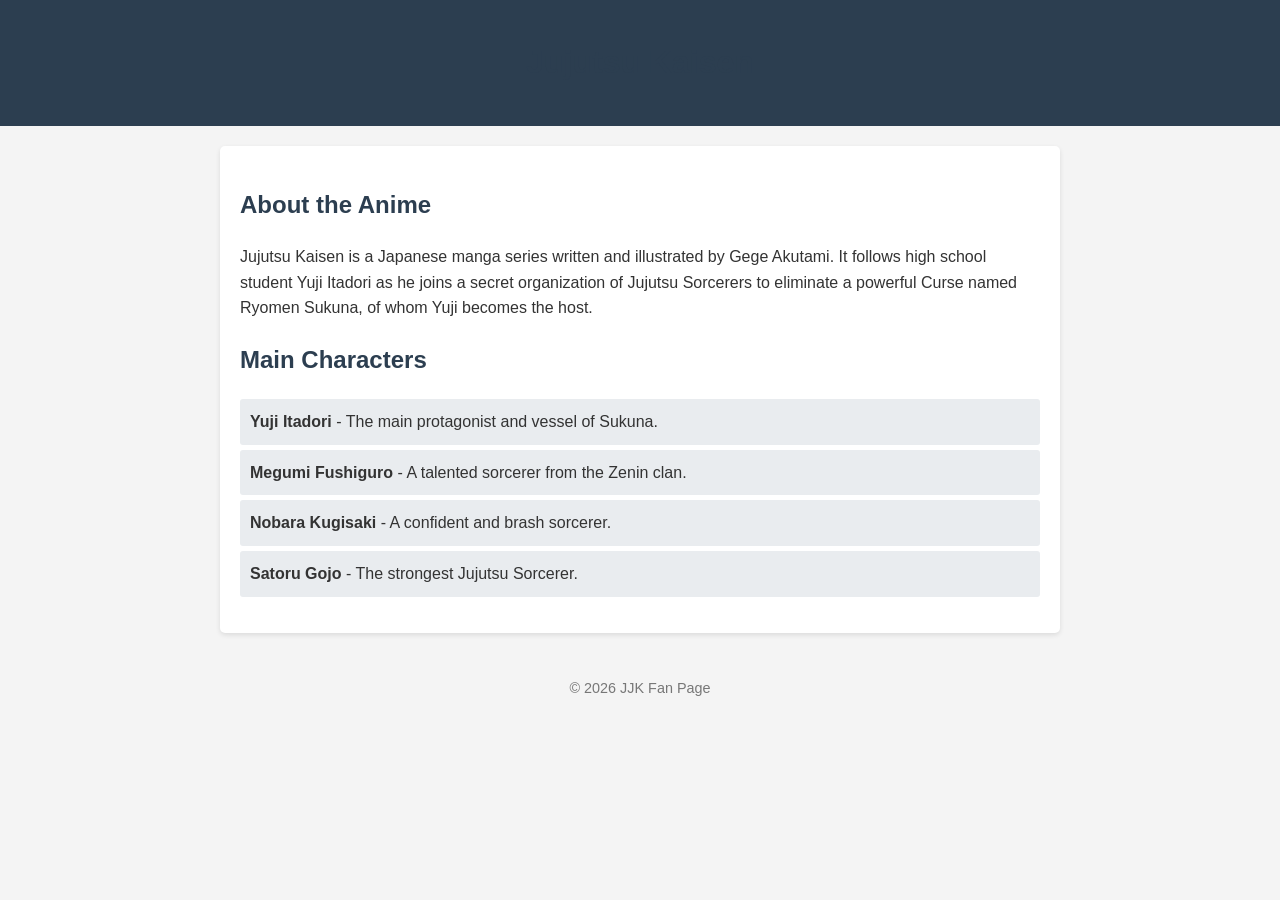
<file: jjkwebsite/index.html>
<!DOCTYPE html>
<html lang="en">

<head>
    <meta charset="UTF-8">
    <meta name="viewport" content="width=device-width, initial-scale=1.0">
    <title>Jujutsu Kaisen</title>
    <link rel="stylesheet" href="style.css">
</head>

<body>
    <header>
        <h1>Jujutsu Kaisen</h1>
    </header>

    <main>
        <section class="intro">
            <h2>About the Anime</h2>
            <p>Jujutsu Kaisen is a Japanese manga series written and illustrated by Gege Akutami. It follows high school
                student Yuji Itadori as he joins a secret organization of Jujutsu Sorcerers to eliminate a powerful
                Curse named Ryomen Sukuna, of whom Yuji becomes the host.</p>
        </section>

        <section class="characters">
            <h2>Main Characters</h2>
            <ul>
                <li><strong>Yuji Itadori</strong> - The main protagonist and vessel of Sukuna.</li>
                <li><strong>Megumi Fushiguro</strong> - A talented sorcerer from the Zenin clan.</li>
                <li><strong>Nobara Kugisaki</strong> - A confident and brash sorcerer.</li>
                <li><strong>Satoru Gojo</strong> - The strongest Jujutsu Sorcerer.</li>
            </ul>
        </section>
    </main>

    <footer>
        <p>&copy; 2026 JJK Fan Page</p>
    </footer>
</body>

</html>
</file>
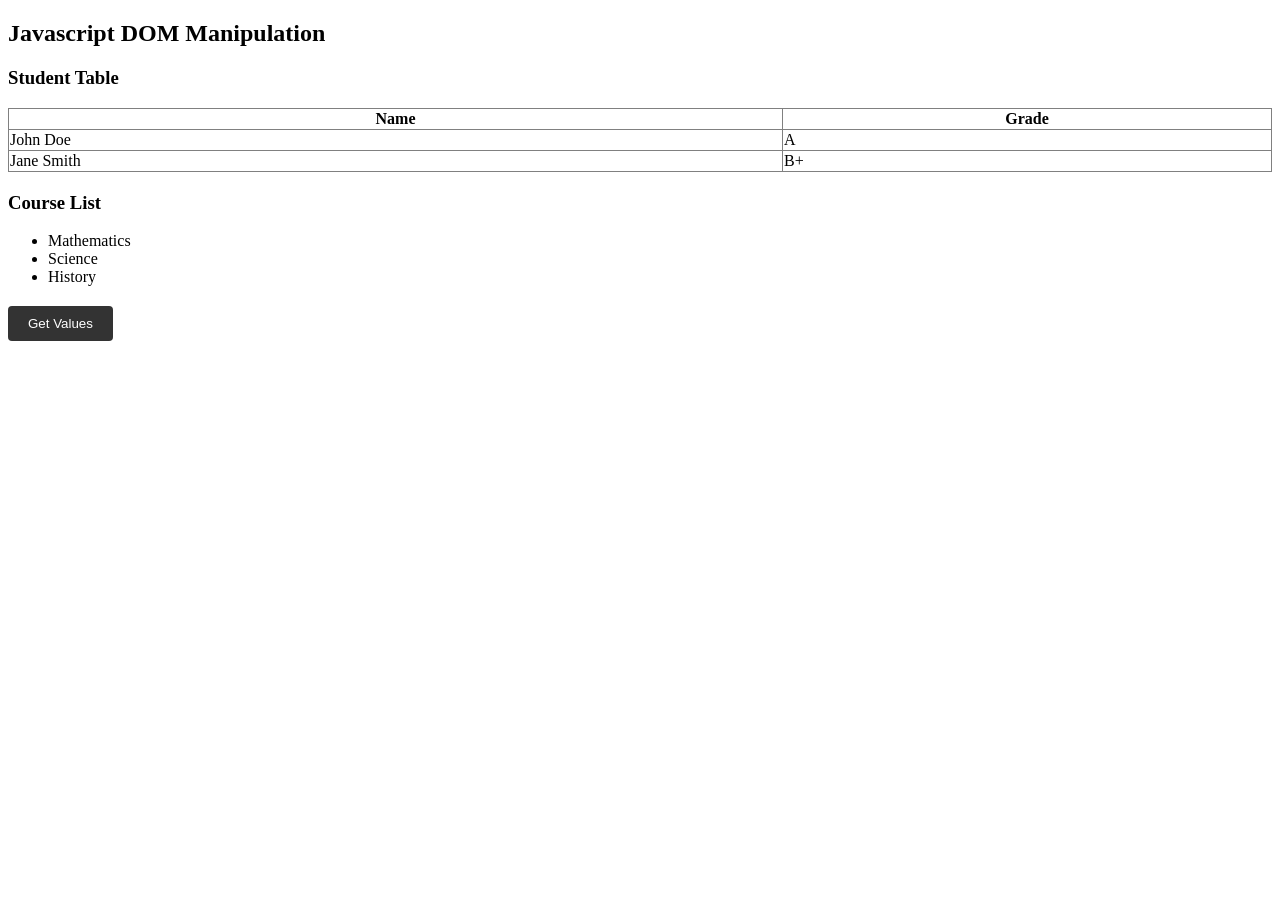
<file: 09-feb-assign.html>
<!DOCTYPE html>
<html lang="en">

<head>
    <meta charset="UTF-8">
    <meta name="viewport" content="width=device-width, initial-scale=1.0">
    <title>HTML & JS</title>
    <style>

    </style>
</head>

<body>

    <div class="container">
        <h2>Javascript DOM Manipulation</h2>

        <h3>Student Table</h3>
        <table id="myTable" border="1" style="width:100%; margin-bottom: 20px; border-collapse: collapse;">
            <thead>
                <tr>
                    <th>Name</th>
                    <th>Grade</th>
                </tr>
            </thead>
            <tbody>
                <tr>
                    <td>John Doe</td>
                    <td>A</td>
                </tr>
                <tr>
                    <td>Jane Smith</td>
                    <td>B+</td>
                </tr>
            </tbody>
        </table>

        <h3>Course List</h3>
        <ul id="myList" style="margin-bottom: 20px;">
            <li>Mathematics</li>
            <li>Science</li>
            <li>History</li>
        </ul>

        <button onclick="getValues()"
            style="padding: 10px 20px; background-color: #333; color: white; border: none; cursor: pointer; border-radius: 4px;">Get
            Values</button>
    </div>

    <script>
        function getValues() {

            const table = document.getElementById('myTable');
            let tableOutput = "Table Values:\n";

            for (let i = 1; i < table.rows.length; i++) {
                let row = table.rows[i];
                let name = row.cells[0].innerText;
                let grade = row.cells[1].innerText;
                tableOutput += `Student: ${name}, Grade: ${grade}\n`;
            }


            const list = document.getElementById('myList');
            const listItems = list.getElementsByTagName('li');
            let listOutput = "\nList Values:\n";
            for (let i = 0; i < listItems.length; i++) {
                listOutput += `- ${listItems[i].innerText}\n`;
            }

            alert(tableOutput + listOutput);
            console.log(tableOutput);
            console.log(listOutput);
        }
    </script>
</body>

</html>
</file>
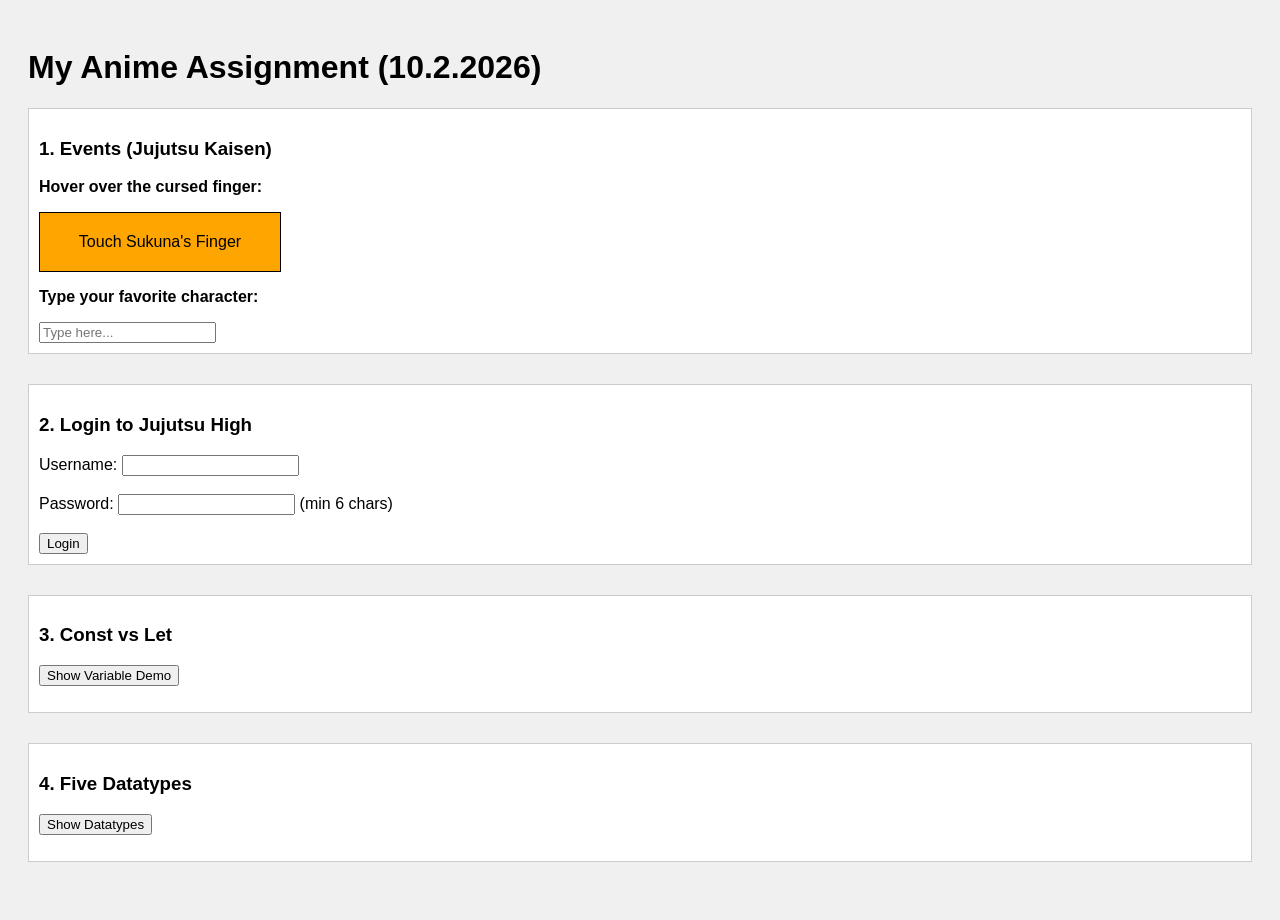
<file: 10-feb-assign.html>
<!DOCTYPE html>
<html>

<head>
    <title>JJK Assignment</title>
    <style>
        body {
            font-family: sans-serif;
            padding: 20px;
            background-color: #f0f0f0;
        }

        .box {
            padding: 20px;
            border: 1px solid black;
            background: orange;
            width: 200px;
            text-align: center;
        }

        .my-section {
            margin-bottom: 30px;
            padding: 10px;
            background: white;
            border: 1px solid #ccc;
        }
    </style>
</head>

<body>

    <h1>My Anime Assignment (10.2.2026)</h1>

    <!-- 1. Onmouseout and Onkeydown -->
    <div class="my-section">
        <h3>1. Events (Jujutsu Kaisen)</h3>

        <p><strong>Hover over the cursed finger:</strong></p>
        <div class="box" onmouseout="mouseOutConfig(this)">Touch Sukuna's Finger</div>

        <p><strong>Type your favorite character:</strong></p>
        <input type="text" onkeydown="keyDownConfig()" placeholder="Type here...">
    </div>

    <!-- 2. Form Validation -->
    <div class="my-section">
        <h3>2. Login to Jujutsu High</h3>
        <form onsubmit="validateForm(event)">
            Username: <input type="text" id="user"><br><br>
            Password: <input type="password" id="pass"> (min 6 chars)<br><br>
            <button type="submit">Login</button>
        </form>
    </div>

    <!-- 3. const and let -->
    <div class="my-section">
        <h3>3. Const vs Let</h3>
        <button onclick="showVariables()">Show Variable Demo</button>
        <p id="varOutput"></p>
    </div>

    <!-- 4. Datatypes -->
    <div class="my-section">
        <h3>4. Five Datatypes</h3>
        <button onclick="showDatatypes()">Show Datatypes</button>
        <p id="typeOutput"></p>
    </div>

    <script>
        // --- 1. Events ---
        function mouseOutConfig(element) {
            element.style.background = "red";
            element.innerText = "You are CURSED now!";
        }

        function keyDownConfig() {
            console.log("A key was pressed!");
            alert("You are typing a character name!");
        }

        // --- 2. Form Validation ---
        function validateForm(e) {
            e.preventDefault(); // stop refresh

            let u = document.getElementById("user").value;
            let p = document.getElementById("pass").value;

            if (u == "") {
                alert("Username is empty!");
            } else if (p.length < 6) {
                alert("Password must be 6 characters or more");
            } else {
                alert("Welcome Sorcerer " + u);
            }
        }

        // --- 3. Const vs Let ---
        function showVariables() {
            let power = 100;
            const name = "Gojo";

            // changing let is fine
            power = 1000;

            // changing const is error
            // name = "Sukuna"; // this will verify error

            document.getElementById("varOutput").innerText =
                "Let power is " + power + " (changed from 100). " +
                "Const name is " + name + " (cannot change).";
        }

        // --- 4. Datatypes ---
        function showDatatypes() {
            let str = "Yuji";
            let num = 20;
            let bool = true;
            let arr = ["Nobara", "Megumi"];
            let obj = { school: "Tokyo High" };

            document.getElementById("typeOutput").innerText =
                "String: " + str + "\n" +
                "Number: " + num + "\n" +
                "Boolean: " + bool + "\n" +
                "Array: " + arr + "\n" +
                "Object: " + obj.school;
        }
    </script>
</body>

</html>
</file>
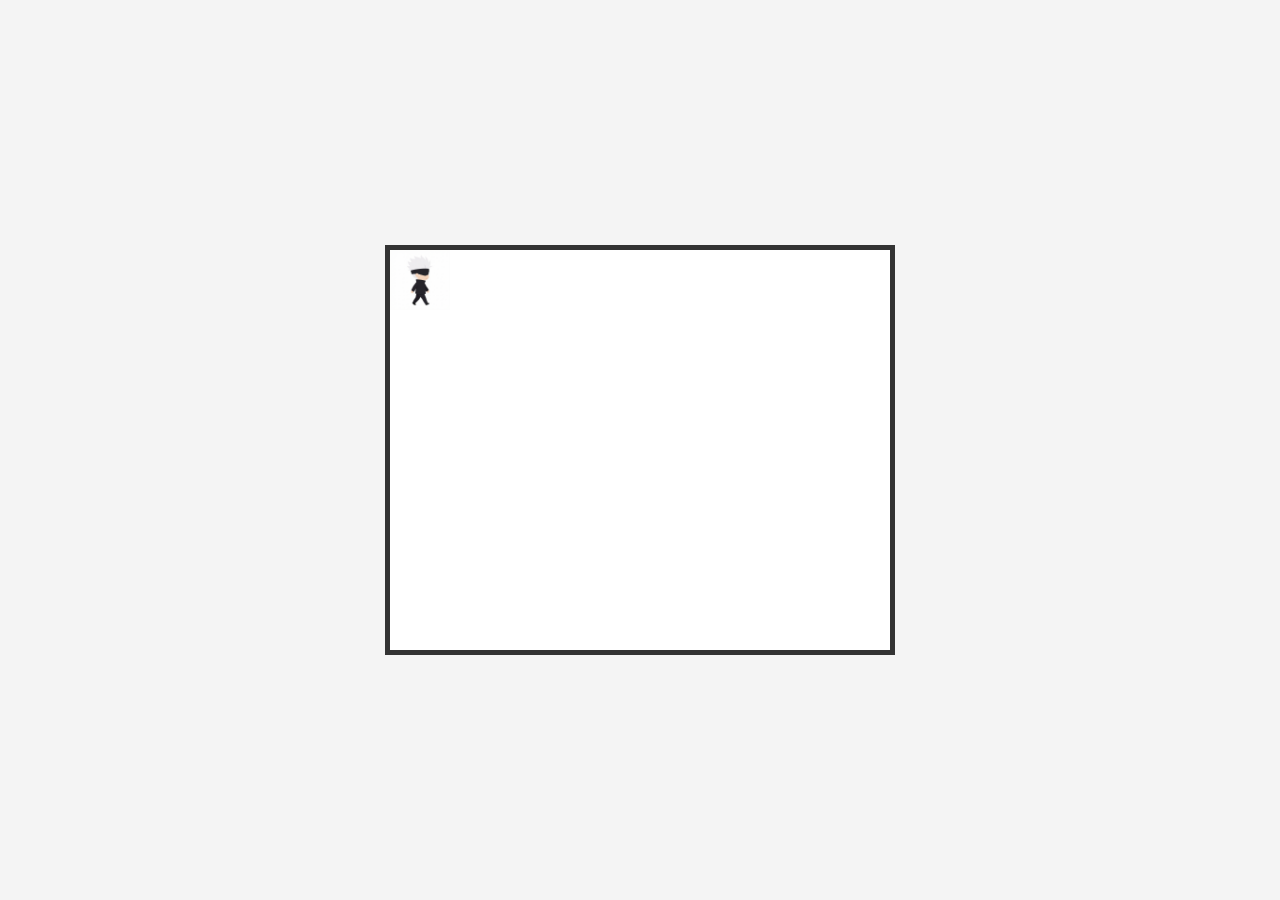
<file: animation.html>
<!DOCTYPE html>
<html lang="en">

<head>
    <meta charset="UTF-8">
    <meta name="viewport" content="width=device-width, initial-scale=1.0">
    <title>Bouncing Box</title>
    <style>
        body {

            display: flex;
            justify-content: center;
            align-items: center;
            height: 100vh;
            margin: 0;
            background-color: #f4f4f4;
            font-family: sans-serif;
        }

        .container {

            width: 500px;
            height: 400px;
            border: 5px solid #333;
            background-color: white;
            position: relative;

        }

        .character {
            width: 60px;

            height: auto;
            position: absolute;


            animation: bounceX 3s linear infinite alternate,
                bounceY 4s linear infinite alternate;
        }


        @keyframes bounceX {
            from {
                left: 0;
            }

            to {
                left: 440px;
            }


        }


        @keyframes bounceY {
            from {
                top: 0;
            }

            to {
                top: 340px;
            }

        }
    </style>
</head>

<body>

    <div class="container">
        <img src="character.png" alt="Character" class="character">
    </div>

</body>

</html>
</file>
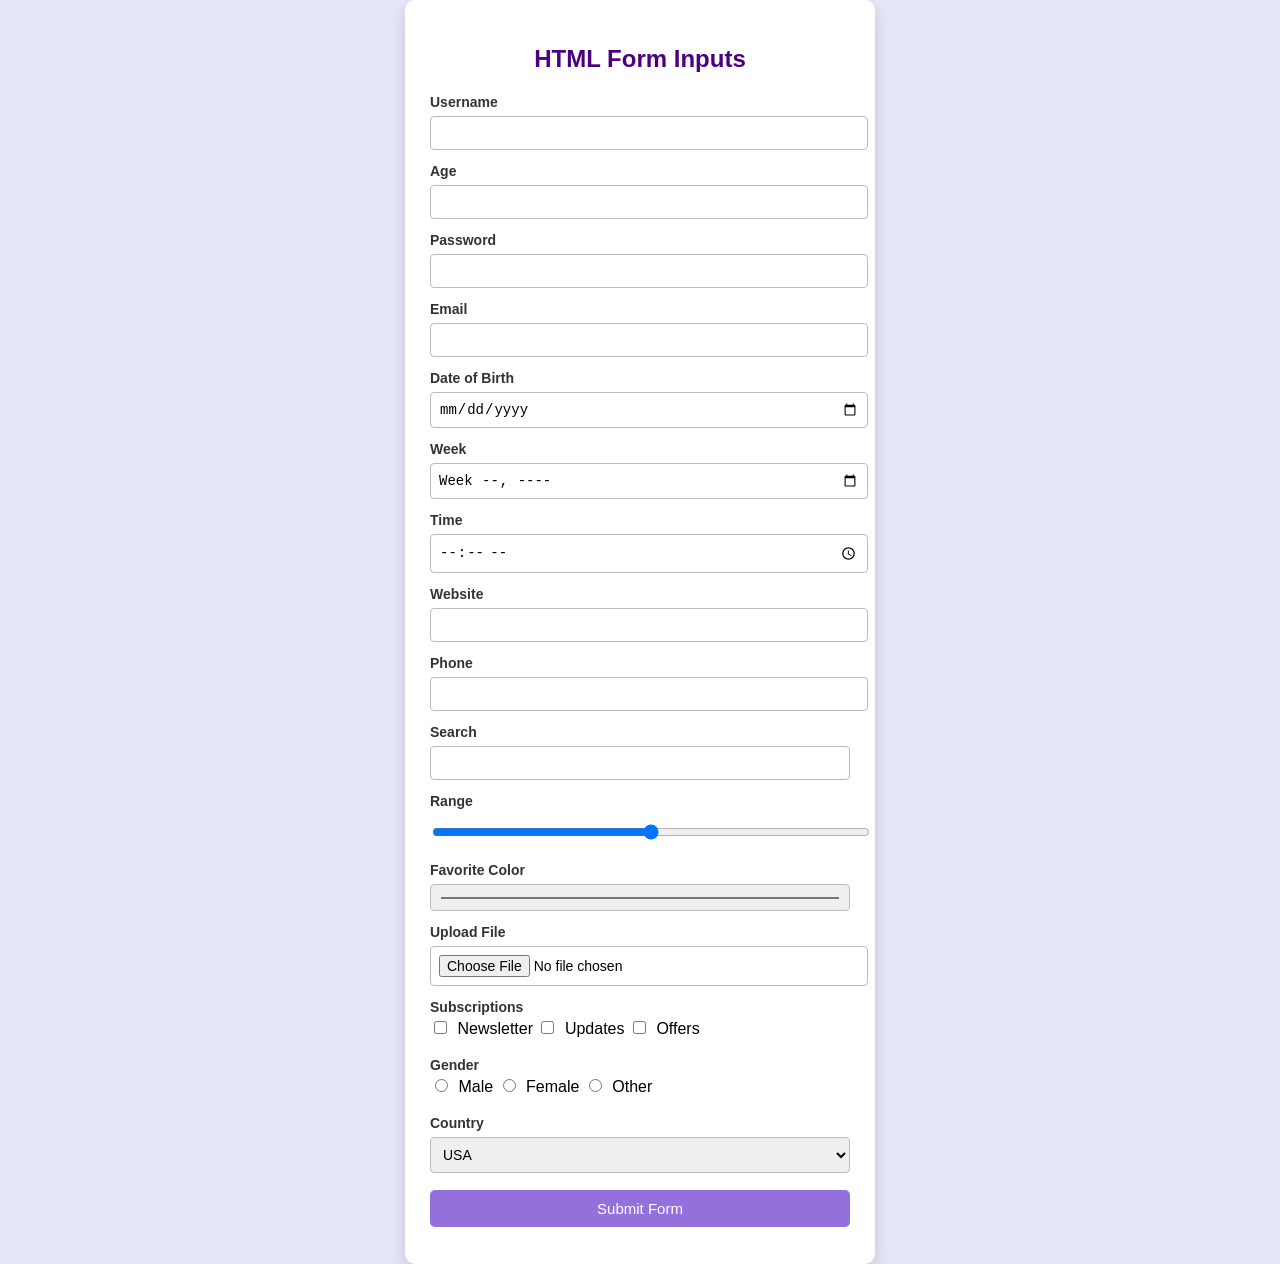
<file: basic structure .html>
<!DOCTYPE html>
<html lang="en">
<head>
    <meta charset="UTF-8">
    <meta name="viewport" content="width=device-width, initial-scale=1.0">
    <title>HTML Form Inputs</title>

    <style>
        /* Page background */
        body {
            font-family: Arial, sans-serif;
            background-color: lavender;
            display: flex;
            justify-content: center;
            align-items: center;
            min-height: 100vh;
            margin: 0;
        }

        /* Form card */
        form {
            background-color: #ffffff;
            padding: 25px;
            width: 420px;
            border-radius: 10px;
            box-shadow: 0 6px 15px rgba(0, 0, 0, 0.15);
        }

        h2 {
            text-align: center;
            margin-bottom: 20px;
            color: #4b0082;
        }

        label {
            font-weight: bold;
            font-size: 14px;
            color: #333;
        }

        input, select {
            width: 100%;
            padding: 8px;
            margin-top: 5px;
            margin-bottom: 12px;
            border-radius: 4px;
            border: 1px solid #bbb;
            font-size: 14px;
        }

        input[type="checkbox"],
        input[type="radio"] {
            width: auto;
            margin-right: 6px;
        }

        .inline {
            margin-bottom: 10px;
        }

        input[type="submit"] {
            background-color: #9370db;
            color: white;
            border: none;
            padding: 10px;
            cursor: pointer;
            font-size: 15px;
            border-radius: 5px;
        }

        input[type="submit"]:hover {
            background-color: #7a5dc7;
        }

        .output {
            margin-top: 15px;
            background-color: #f3f0ff;
            padding: 10px;
            border-radius: 6px;
            font-size: 13px;
            display: none;
        }
    </style>
</head>

<body>

<form onsubmit="showData(event)">

    <h2>HTML Form Inputs</h2>

    <label>Username</label>
    <input type="text" name="username" required>

    <label>Age</label>
    <input type="number" name="age">

    <label>Password</label>
    <input type="password" name="password">

    <label>Email</label>
    <input type="email" name="email">

    <label>Date of Birth</label>
    <input type="date" name="dob">

    <label>Week</label>
    <input type="week" name="week">

    <label>Time</label>
    <input type="time" name="appt">

    <label>Website</label>
    <input type="url" name="website">

    <label>Phone</label>
    <input type="tel" name="phone">

    <label>Search</label>
    <input type="search" name="search">

    <label>Range</label>
    <input type="range" name="volume" min="0" max="100">

    <label>Favorite Color</label>
    <input type="color" name="favcolor">

    <label>Upload File</label>
    <input type="file" name="filename">

    <label>Subscriptions</label>
    <div class="inline">
        <input type="checkbox" name="subscribe" value="newsletter"> Newsletter
        <input type="checkbox" name="updates" value="receive"> Updates
        <input type="checkbox" name="offers" value="getoffers"> Offers
    </div>

    <label>Gender</label>
    <div class="inline">
        <input type="radio" name="gender" value="male"> Male
        <input type="radio" name="gender" value="female"> Female
        <input type="radio" name="gender" value="other"> Other
    </div>

    <label>Country</label>
    <select name="country">
        <option value="usa">USA</option>
        <option value="canada">Canada</option>
        <option value="uk">UK</option>
        <option value="australia">Australia</option>
    </select>

    <input type="submit" value="Submit Form">

    <div class="output" id="output"></div>

</form>

<script>
function showData(event) {
    event.preventDefault();

    const formData = new FormData(event.target);
    let result = "";

    for (let [key, value] of formData.entries()) {
        result += `${key}: ${value}<br>`;
    }

    const outputDiv = document.getElementById("output");
    outputDiv.innerHTML = result;
    outputDiv.style.display = "block";
}
</script>

</body>
</html>
</file>
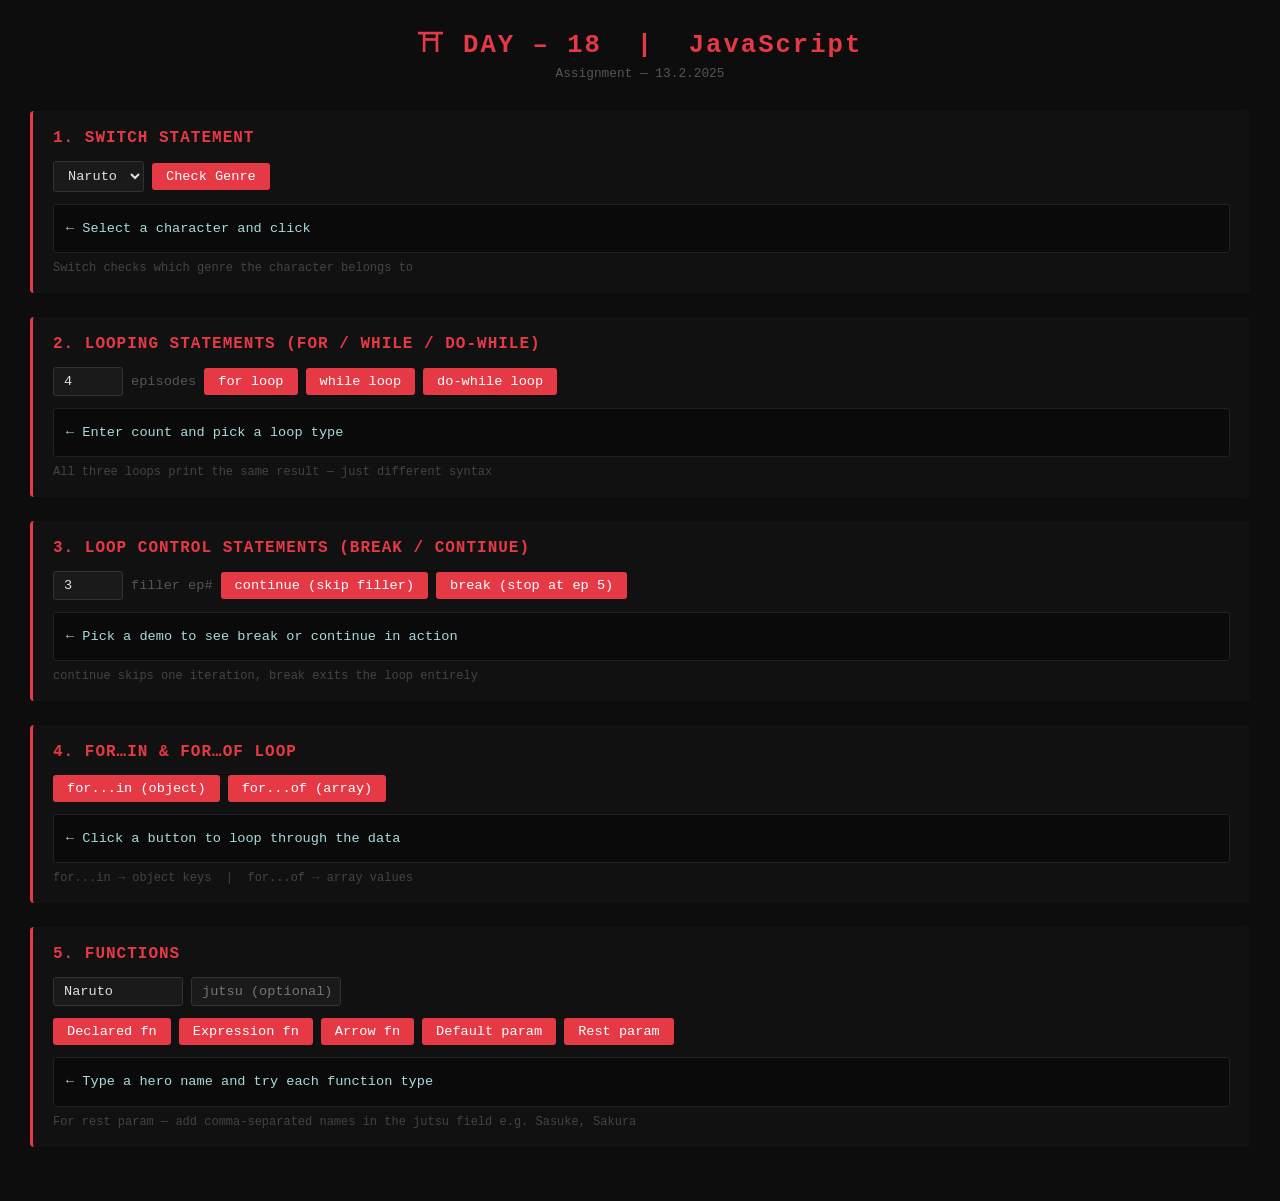
<file: day18.html>
<!DOCTYPE html>
<html lang="en">

<head>
    <meta charset="UTF-8" />
    <title>Day 18 – JS Assignment</title>
    <style>
        * {
            margin: 0;
            padding: 0;
            box-sizing: border-box;
        }

        body {
            background: #0d0d0d;
            color: #e0e0e0;
            font-family: 'Courier New', monospace;
            padding: 30px;
        }

        h1 {
            text-align: center;
            color: #e63946;
            font-size: 1.6rem;
            margin-bottom: 6px;
            letter-spacing: 2px;
        }

        .subtitle {
            text-align: center;
            color: #555;
            font-size: 0.8rem;
            margin-bottom: 30px;
        }

        .topic {
            background: #111;
            border-left: 3px solid #e63946;
            border-radius: 4px;
            padding: 18px 20px;
            margin-bottom: 24px;
        }

        .topic h2 {
            color: #e63946;
            font-size: 1rem;
            margin-bottom: 14px;
            text-transform: uppercase;
            letter-spacing: 1px;
        }

        .controls {
            display: flex;
            flex-wrap: wrap;
            gap: 8px;
            margin-bottom: 12px;
            align-items: center;
        }

        input,
        select {
            background: #1a1a1a;
            border: 1px solid #333;
            color: #e0e0e0;
            padding: 6px 10px;
            font-family: 'Courier New', monospace;
            font-size: 0.85rem;
            border-radius: 3px;
            outline: none;
        }

        input:focus,
        select:focus {
            border-color: #e63946;
        }

        button {
            background: #e63946;
            color: #fff;
            border: none;
            padding: 6px 14px;
            font-family: 'Courier New', monospace;
            font-size: 0.85rem;
            border-radius: 3px;
            cursor: pointer;
        }

        button:hover {
            background: #c1121f;
        }

        .output {
            background: #0a0a0a;
            border: 1px solid #222;
            border-radius: 3px;
            padding: 12px;
            font-size: 0.85rem;
            white-space: pre-wrap;
            color: #a8dadc;
            line-height: 1.7;
            min-height: 40px;
        }

        .hint {
            color: #444;
            font-size: 0.75rem;
            margin-top: 8px;
        }
    </style>
</head>

<body>

    <h1>⛩ DAY – 18 &nbsp;|&nbsp; JavaScript</h1>
    <p class="subtitle">Assignment — 13.2.2025</p>


    <!-- 1. SWITCH -->
    <div class="topic">
        <h2>1. Switch Statement</h2>
        <div class="controls">
            <select id="sw-char">
                <option value="Naruto">Naruto</option>
                <option value="Violet">Violet</option>
                <option value="Light">Light</option>
                <option value="Levi">Levi</option>
                <option value="Gojo">Gojo</option>
            </select>
            <button onclick="runSwitch()">Check Genre</button>
        </div>
        <pre class="output" id="out-switch">← Select a character and click</pre>
        <p class="hint">Switch checks which genre the character belongs to</p>
    </div>


    <!-- 2. LOOPS -->
    <div class="topic">
        <h2>2. Looping Statements (for / while / do-while)</h2>
        <div class="controls">
            <input type="number" id="ep-count" value="4" min="1" max="10" style="width:70px" />
            <span style="color:#555; font-size:0.85rem">episodes</span>
            <button onclick="runFor()">for loop</button>
            <button onclick="runWhile()">while loop</button>
            <button onclick="runDoWhile()">do-while loop</button>
        </div>
        <pre class="output" id="out-loops">← Enter count and pick a loop type</pre>
        <p class="hint">All three loops print the same result — just different syntax</p>
    </div>


    <!-- 3. LOOP CONTROL -->
    <div class="topic">
        <h2>3. Loop Control Statements (break / continue)</h2>
        <div class="controls">
            <input type="number" id="filler-ep" value="3" min="1" max="8" style="width:70px" />
            <span style="color:#555; font-size:0.85rem">filler ep#</span>
            <button onclick="runContinue()">continue (skip filler)</button>
            <button onclick="runBreak()">break (stop at ep 5)</button>
        </div>
        <pre class="output" id="out-control">← Pick a demo to see break or continue in action</pre>
        <p class="hint">continue skips one iteration, break exits the loop entirely</p>
    </div>


    <!-- 4. FOR...IN / FOR...OF -->
    <div class="topic">
        <h2>4. For…in &amp; For…of Loop</h2>
        <div class="controls">
            <button onclick="runForIn()">for...in (object)</button>
            <button onclick="runForOf()">for...of (array)</button>
        </div>
        <pre class="output" id="out-forin">← Click a button to loop through the data</pre>
        <p class="hint">for...in → object keys &nbsp;|&nbsp; for...of → array values</p>
    </div>


    <!-- 5. FUNCTIONS -->
    <div class="topic">
        <h2>5. Functions</h2>
        <div class="controls">
            <input type="text" id="fn-name" placeholder="hero name" value="Naruto" style="width:130px" />
            <input type="text" id="fn-jutsu" placeholder="jutsu (optional)" style="width:150px" />
        </div>
        <div class="controls" style="margin-bottom:12px">
            <button onclick="runDeclared()">Declared fn</button>
            <button onclick="runExpression()">Expression fn</button>
            <button onclick="runArrow()">Arrow fn</button>
            <button onclick="runDefault()">Default param</button>
            <button onclick="runRest()">Rest param</button>
        </div>
        <pre class="output" id="out-functions">← Type a hero name and try each function type</pre>
        <p class="hint">For rest param — add comma-separated names in the jutsu field e.g. Sasuke, Sakura</p>
    </div>


    <script>

        function runSwitch() {
            const character = document.getElementById("sw-char").value;
            let genre;
            switch (character) {
                case "Naruto":
                    genre = "Shonen";
                    break;
                case "Violet":
                    genre = "Slice of Life";
                    break;
                case "Light":
                    genre = "Psychological Thriller";
                    break;
                case "Levi":
                    genre = "Dark Fantasy";
                    break;
                default:
                    genre = "Unknown genre";
            }
            document.getElementById("out-switch").textContent =
                `Character : ${character}\nGenre     : ${genre}`;
        }


        function runFor() {
            const n = parseInt(document.getElementById("ep-count").value);
            let out = "── for loop ──\n";
            for (let i = 1; i <= n; i++) {
                out += `Episode ${i} watched (One Piece)\n`;
            }
            document.getElementById("out-loops").textContent = out.trim();
        }

        function runWhile() {
            const n = parseInt(document.getElementById("ep-count").value);
            let out = "── while loop ──\n";
            let i = 1;
            while (i <= n) {
                out += `Episode ${i} watched (AOT)\n`;
                i++;
            }
            document.getElementById("out-loops").textContent = out.trim();
        }

        function runDoWhile() {
            const n = parseInt(document.getElementById("ep-count").value);
            let out = "── do-while loop ──\n";
            let i = 1;
            do {
                out += `Episode ${i} watched (Demon Slayer)\n`;
                i++;
            } while (i <= n);
            document.getElementById("out-loops").textContent = out.trim();
        }


        function runContinue() {
            const filler = parseInt(document.getElementById("filler-ep").value);
            let out = `── continue | Ep ${filler} is a filler ──\n`;
            for (let i = 1; i <= 8; i++) {
                if (i === filler) {
                    out += `Ep ${i}: Filler — skipped\n`;
                    continue;
                }
                out += `Ep ${i}: Watched\n`;
            }
            document.getElementById("out-control").textContent = out.trim();
        }

        function runBreak() {
            let out = "── break | Stopping at Ep 5 ──\n";
            for (let i = 1; i <= 10; i++) {
                if (i === 5) {
                    out += `Ep ${i}: Finale reached — stopped binge!`;
                    break;
                }
                out += `Ep ${i}: Still going...\n`;
            }
            document.getElementById("out-control").textContent = out;
        }


        function runForIn() {
            const character = {
                name: "Itachi Uchiha",
                anime: "Naruto",
                ability: "Amaterasu",
                rank: "Akatsuki"
            };
            let out = "── for...in (object keys) ──\n";
            for (let key in character) {
                out += `${key}: ${character[key]}\n`;
            }
            document.getElementById("out-forin").textContent = out.trim();
        }

        function runForOf() {
            const animeList = ["Naruto", "Attack on Titan", "Jujutsu Kaisen", "Bleach"];
            let out = "── for...of (array values) ──\n";
            for (let anime of animeList) {
                out += `→ ${anime}\n`;
            }
            document.getElementById("out-forin").textContent = out.trim();
        }


        function runDeclared() {
            const name = document.getElementById("fn-name").value || "Naruto";
            function greetHero(name) {
                return `Yo, ${name}! Ready for battle?`;
            }
            document.getElementById("out-functions").textContent =
                `── Declared Function ──\n${greetHero(name)}`;
        }

        function runExpression() {
            const name = document.getElementById("fn-name").value || "Goku";
            const jutsu = document.getElementById("fn-jutsu").value || "Ultra Instinct";
            const showPower = function (hero, power) {
                return `${hero}'s power: ${power}`;
            };
            document.getElementById("out-functions").textContent =
                `── Function Expression ──\n${showPower(name, jutsu)}`;
        }

        function runArrow() {
            const name = document.getElementById("fn-name").value || "Ichigo";
            const getBattleCry = (name) => `${name}: BANKAI!!`;
            document.getElementById("out-functions").textContent =
                `── Arrow Function ──\n${getBattleCry(name)}`;
        }

        function runDefault() {
            const name = document.getElementById("fn-name").value || "Naruto";
            const jutsu = document.getElementById("fn-jutsu").value;
            function summonJutsu(name, jutsu = "Shadow Clone Jutsu") {
                return `${name} uses ${jutsu}!`;
            }
            let out = "── Default Parameters ──\n";
            out += jutsu
                ? summonJutsu(name, jutsu)
                : `${summonJutsu(name)}  ← default used`;
            document.getElementById("out-functions").textContent = out;
        }

        function runRest() {
            const leader = document.getElementById("fn-name").value || "Kakashi";
            const raw = document.getElementById("fn-jutsu").value;
            const members = raw ? raw.split(",").map(s => s.trim()) : ["Naruto", "Sasuke", "Sakura"];
            function teamRoll(leader, ...members) {
                return `Leader : ${leader}\nTeam   : ${members.join(", ")}`;
            }
            document.getElementById("out-functions").textContent =
                `── Rest Parameters ──\n${teamRoll(leader, ...members)}`;
        }

    </script>
</body>

</html>
</file>
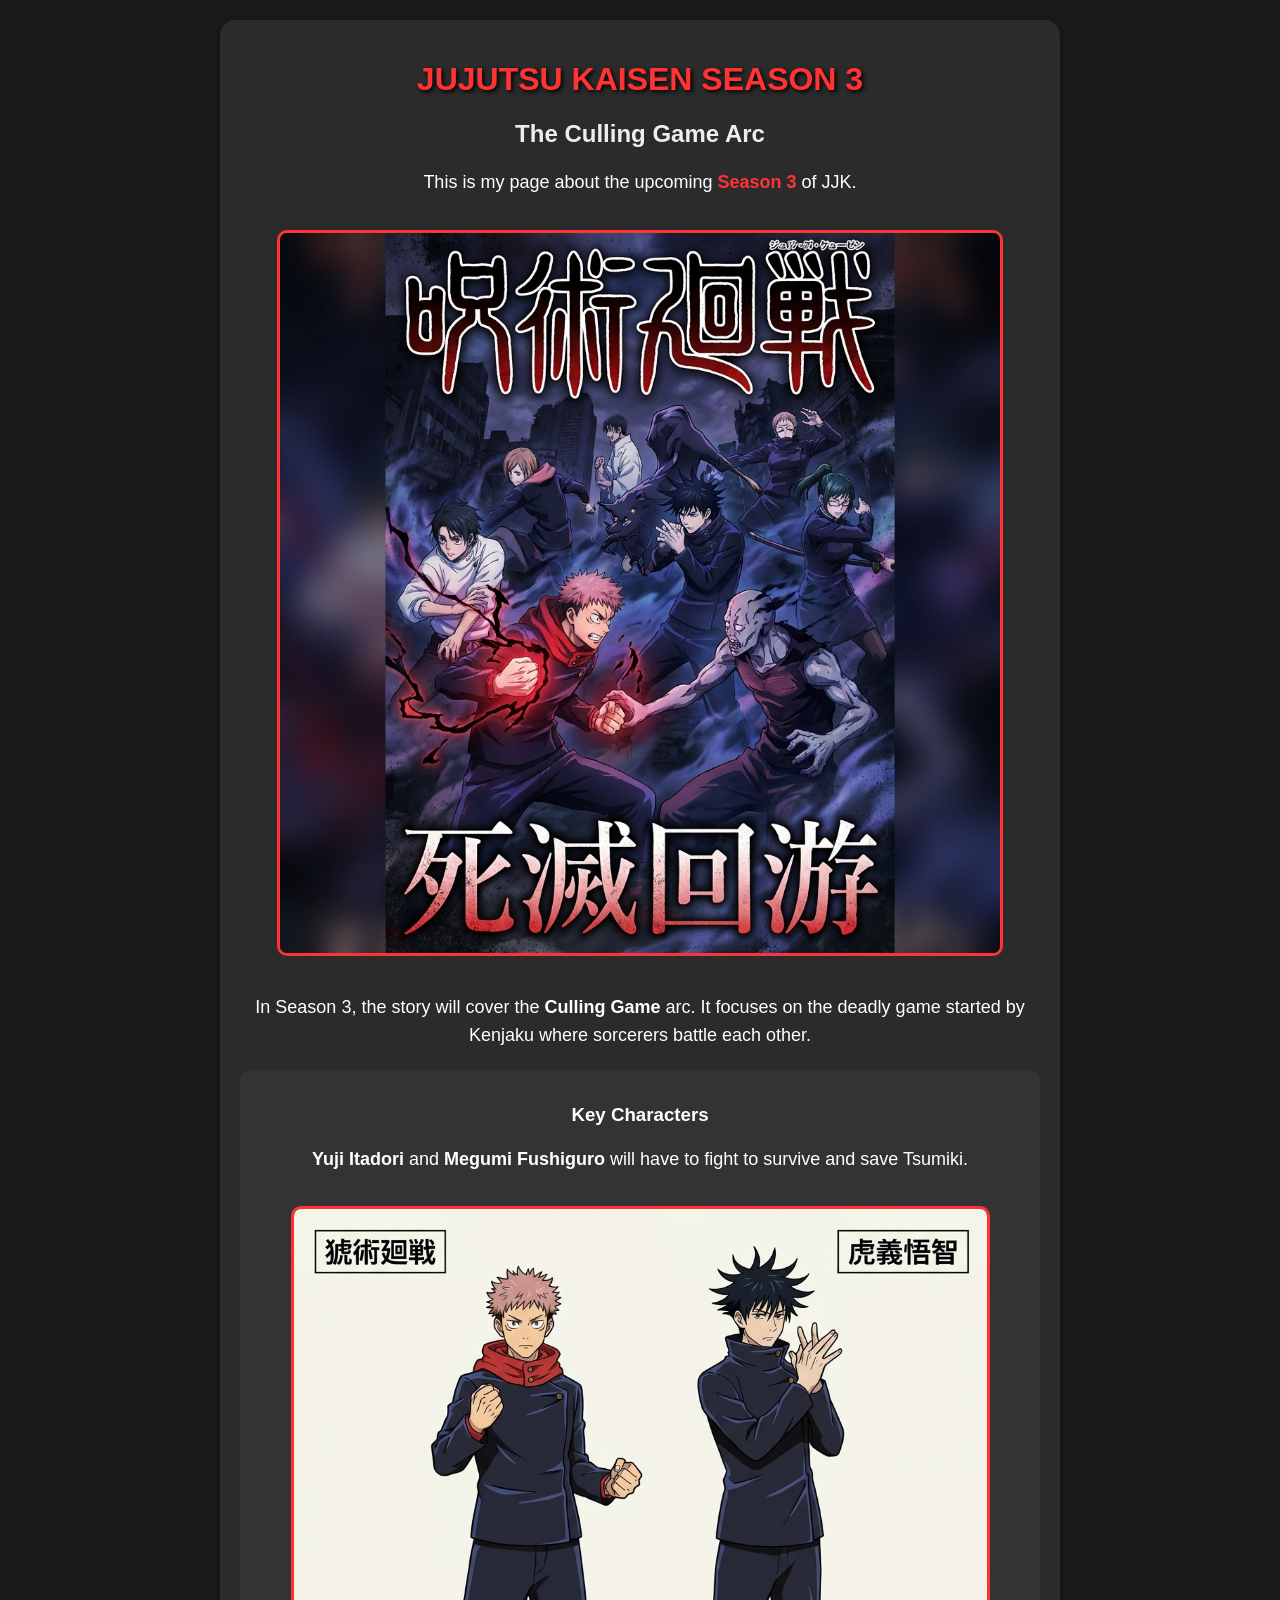
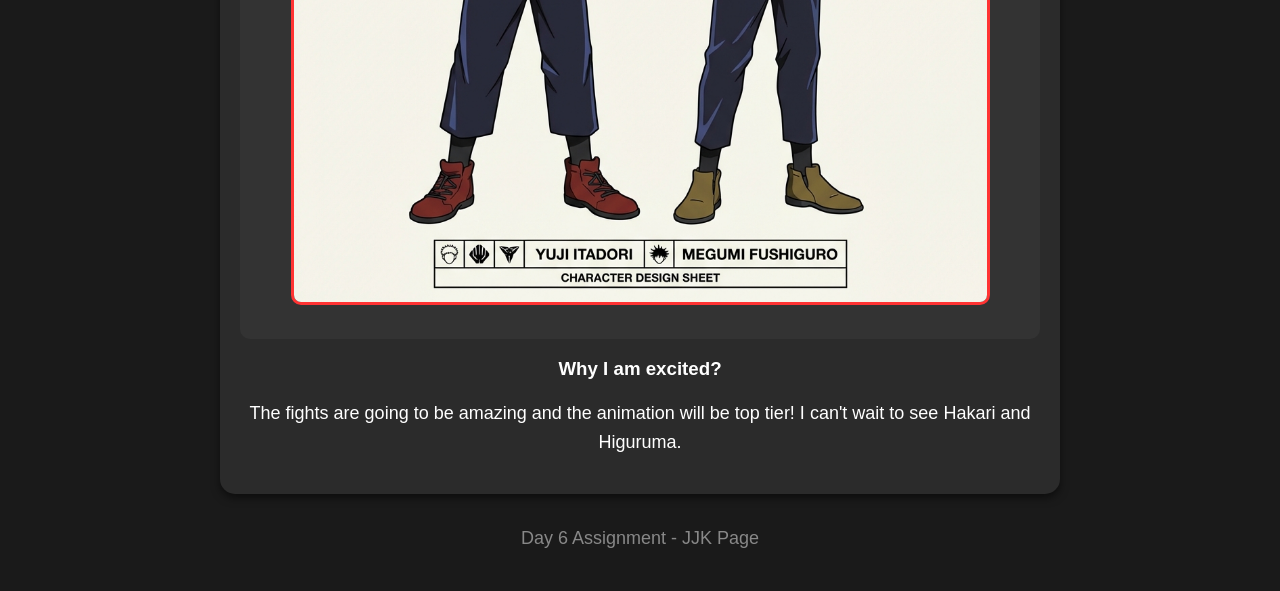
<file: day6_hw.html>
<!DOCTYPE html>
<html lang="en">

<head>
    <meta charset="UTF-8">
    <meta name="viewport" content="width=device-width, initial-scale=1.0">
    <title>JJK Season 3 Assignment</title>
    <style>
        body {
            background-color: #1a1a1a;
            color: white;
            font-family: Arial, sans-serif;
            margin: 0;
            padding: 20px;
            text-align: center;
        }

        h1 {
            color: #ff3333;
            text-transform: uppercase;
            text-shadow: 2px 2px 4px #000;
        }

        h2 {
            color: #eeeeee;
        }

        .container {
            max-width: 800px;
            margin: 0 auto;
            background-color: #2b2b2b;
            padding: 20px;
            border-radius: 15px;
            box-shadow: 0 4px 8px rgba(0, 0, 0, 0.5);
        }

        img {
            max-width: 90%;
            height: auto;
            border: 3px solid #ff3333;
            border-radius: 10px;
            margin: 15px 0;
        }

        p {
            line-height: 1.6;
            font-size: 18px;
        }

        .highlight {
            color: #ff3333;
            font-weight: bold;
        }

        .character-section {
            background-color: #333;
            padding: 15px;
            border-radius: 10px;
            margin-top: 20px;
        }

        footer {
            margin-top: 30px;
            font-size: 14px;
            color: #888;
        }
    </style>
</head>

<body>
    <div class="container">
        <h1>Jujutsu Kaisen Season 3</h1>
        <h2>The Culling Game Arc</h2>

        <p>This is my page about the upcoming <span class="highlight">Season 3</span> of JJK.</p>

        <img src="jjk_poster.png" alt="JJK Culling Game Poster">

        <p>In Season 3, the story will cover the <strong>Culling Game</strong> arc. It focuses on the deadly game
            started by Kenjaku where sorcerers battle each other.</p>

        <div class="character-section">
            <h3>Key Characters</h3>
            <p><strong>Yuji Itadori</strong> and <strong>Megumi Fushiguro</strong> will have to fight to survive and
                save Tsumiki.</p>

            <img src="jjk_characters.png" alt="Yuji and Megumi">
        </div>

        <h3>Why I am excited?</h3>
        <p>The fights are going to be amazing and the animation will be top tier! I can't wait to see Hakari and
            Higuruma.</p>
    </div>

    <footer>
        <p>Day 6 Assignment - JJK Page</p>
    </footer>
</body>

</html>
</file>
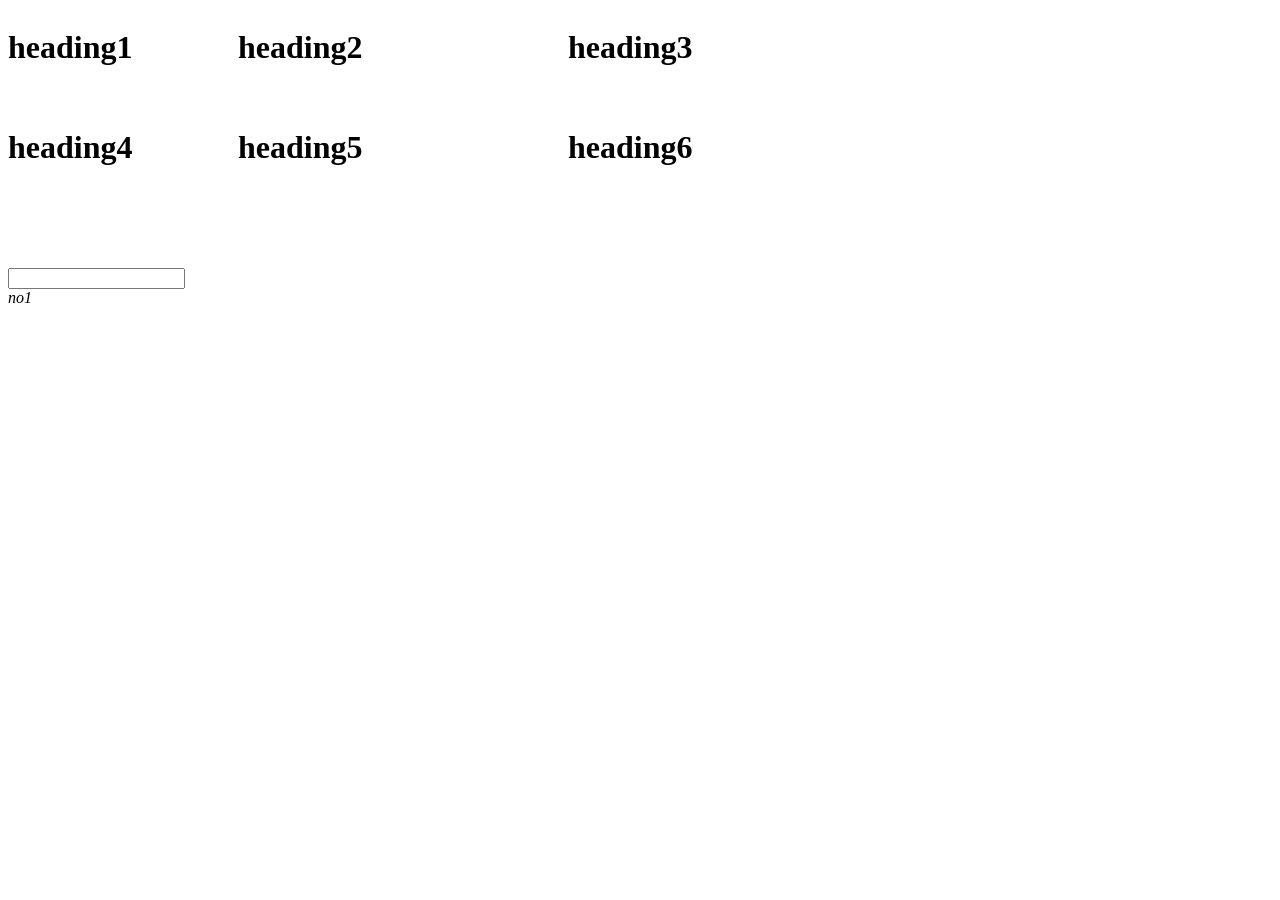
<file: design.html>
<!DOCTYPE html>
<html lang="en">

<head>
    <!-- 
   <link href="https://cdn.jsdelivr.net/npm/bootstrap@5.0.2/dist/css/bootstrap.min.css" rel="stylesheet" integrity="sha384-EVSTQN3/azprG1Anm3QDgpJLIm9Nao0Yz1ztcQTwFspd3yD65VohhpuuCOmLASjC" crossorigin="anonymous">
    -->
    <title>Document</title>

    <style>
        p {
            display: inline-block;
            height: 300px;
            width: 50%;
        }

        img {
            height: 300px;
            width: 45%;
        }

        /* flex   */
        .container {
            /*display:flex;
    */
        }

        .cam_container {
            display: flex;
            padding: 2%;

        }

        .items {
            width: 21%;
            padding: 2%;
        }

        .items img {
            width: 100%;
            border-radius: 5%;
            height: 195px
        }

        .items h1 {
            text-align: center;
        }

        .dhoni {
            background-color: #eee;

        }

        .dhoni h1 {
            padding-top: 2%;
            text-align: center;
        }

        /* grid value*/
        .container {
            display: grid;
            grid-template-columns: 200px 300px 1fr;
            grid-gap: 20px;
            grid-template-rows: 1fr 2fr;
            grid-column-gap: 30px;
            grid-row-gap: 20px;
        }

        /*
.first_item{
    grid-row-start:1;
    grid-row-end:3;
}
.second_item{
    grid-column-start: 2;
    grid-column-end: 4;
}*/
    </style>
</head>

<body>
    <div class="container">
        <div class="first_item">
            <h1>
                heading1
            </h1>
        </div>
        <div class="second_item">
            <h1>
                heading2
            </h1>
        </div>
        <div class="">
            <h1>
                heading3
            </h1>
        </div>
        <div class="">
            <h1>
                heading4
            </h1>
        </div>
        <div class="">
            <h1>
                heading5
            </h1>
        </div>
        <div class="">
            <h1>
                heading6
            </h1>
        </div>


    </div>


    <!-- 
    <div class="container">
        <h1>heading1</h1>
        <img src="msd1.jpg" />
        <img src="msd1.jpg" />
         <h1>heading1</h1>
        <img src="msd1.jpg" />
       <h1>heading1</h1>
    </div>
  
    <section class="dhoni">
        <h1>heading</h1>
    <div class="cam_container">
            
            <div class="items">
                <img src="msd1.jpg" />
                  <h1>heading1</h1>
           </div>
           <div class="items"> 
                <img src="msd1.jpg" />
                  <h1>heading1</h1>
           </div>
           <div class="items">  

                <img src="msd1.jpg" />
                  <h1>heading1</h1>
           </div>
           <div class="items">      
                <img src="msd1.jpg" />
                  <h1>heading1</h1>
        </div>
    </div>
    </section>
  --> <!-- 
    <section class="container">
        <div class="row">
        <div class="col-sm-6 col-md-4 col-lg-3">      
                <img src="msd1.jpg" />
                  <h1>heading1</h1>
        </div>
        <div class="col-sm-6 col-md-4 col-lg-3">      
                <img src="msd1.jpg" />
                  <h1>heading1</h1>
        </div><div class=" col-sm-6 col-md-4 col-lg-3" >      
                <img src="msd1.jpg" />
                  <h1>heading1</h1>
        </div>
        <div class="col-sm-6 col-md-4 col-lg-3">      
                <img src="msd1.jpg" />
                  <h1>heading1</h1>
        </div>
       </div>
    
    </section> -->
    <input type="text" />
    <address>no1</address>
</body>

</html>
</file>
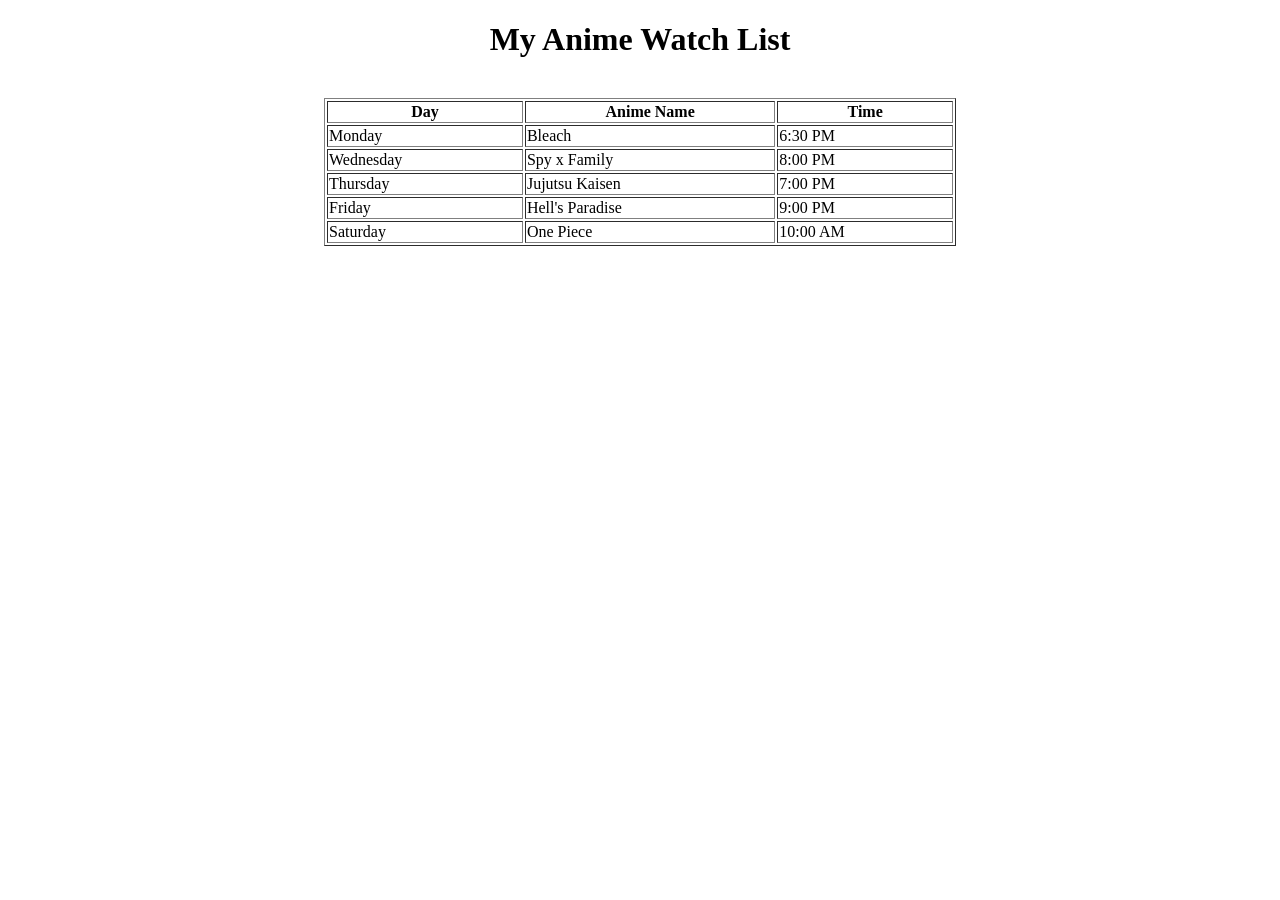
<file: hw_24_jan.html>
<!DOCTYPE html>
<html>

<head>
    <title>My Simple Anime Schedule</title>
</head>

<body>

    <center>
        <h1>My Anime Watch List</h1>
    </center>

    <br>

    <table border="1" width="50%" align="center">
        <tr>
            <th>Day</th>
            <th>Anime Name</th>
            <th>Time</th>
        </tr>
        <tr>
            <td>Monday</td>
            <td>Bleach</td>
            <td>6:30 PM</td>
        </tr>
        <tr>
            <td>Wednesday</td>
            <td>Spy x Family</td>
            <td>8:00 PM</td>
        </tr>
        <tr>
            <td>Thursday</td>
            <td>Jujutsu Kaisen</td>
            <td>7:00 PM</td>
        </tr>
        <tr>
            <td>Friday</td>
            <td>Hell's Paradise</td>
            <td>9:00 PM</td>
        </tr>
        <tr>
            <td>Saturday</td>
            <td>One Piece</td>
            <td>10:00 AM</td>
        </tr>
    </table>

</body>

</html>
</file>
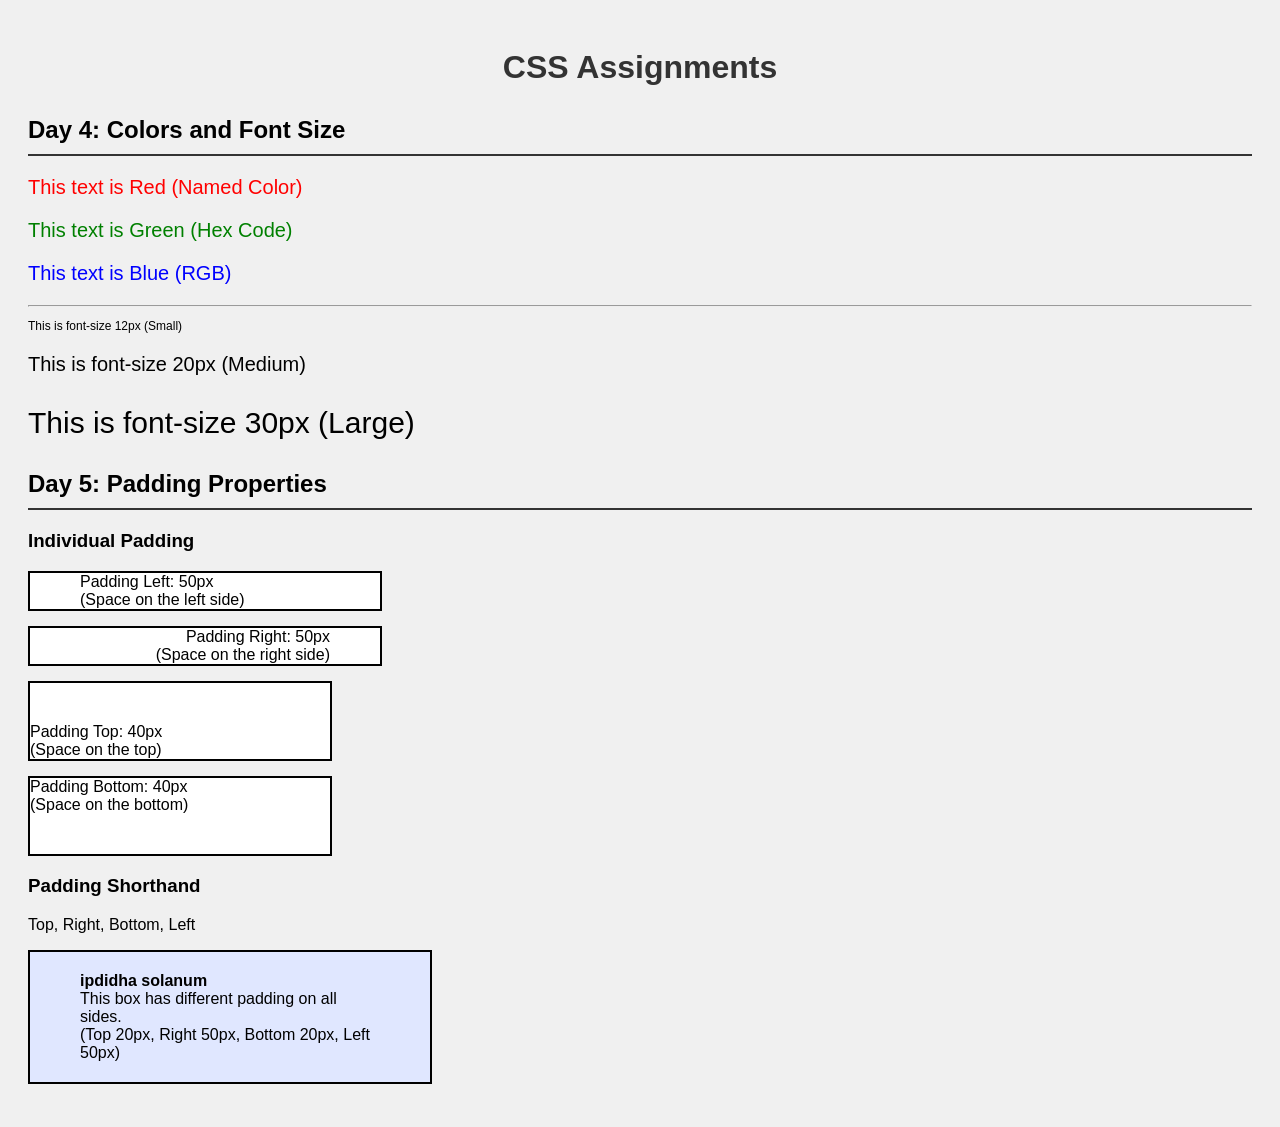
<file: hw_day_4&5.html>
<!DOCTYPE html>
<html lang="en">

<head>
    <meta charset="UTF-8">
    <meta name="viewport" content="width=device-width, initial-scale=1.0">
    <title>Day 4 & 5 CSS Assignments</title>
    <style>
        body {
            font-family: Arial, sans-serif;
            background-color: #f0f0f0;
            padding: 20px;
        }

        h1 {
            color: #333;
            text-align: center;
        }

        h2 {
            border-bottom: 2px solid #333;
            padding-bottom: 10px;
            margin-top: 30px;
        }


        .color-name {
            color: red;
        }

        .color-hex {
            color: #008000;
        }


        .color-rgb {
            color: rgb(0, 0, 255);
        }



        .size-small {
            font-size: 12px;
        }

        .size-medium {
            font-size: 20px;
        }

        .size-large {
            font-size: 30px;
        }


        .box {
            background-color: white;
            border: 2px solid black;
            width: 300px;

            margin-bottom: 15px;
        }

        .pad-left {
            padding-left: 50px;
        }

        .pad-right {
            padding-right: 50px;
            text-align: right;
        }


        .pad-top {
            padding-top: 40px;
        }

        .pad-bottom {
            padding-bottom: 40px;
        }


        .pad-shorthand {
            padding: 20px 50px 20px 50px;
            background-color: #e0e7ff;
        }
    </style>
</head>

<body>

    <h1>CSS Assignments</h1>

    <h2>Day 4: Colors and Font Size</h2>
    <p class="color-name size-medium">This text is Red (Named Color)</p>
    <p class="color-hex size-medium">This text is Green (Hex Code)</p>
    <p class="color-rgb size-medium">This text is Blue (RGB)</p>

    <hr>

    <p class="size-small">This is font-size 12px (Small)</p>
    <p class="size-medium">This is font-size 20px (Medium)</p>
    <p class="size-large">This is font-size 30px (Large)</p>


    <h2>Day 5: Padding Properties</h2>

    <h3>Individual Padding</h3>

    <div class="box pad-left">
        Padding Left: 50px<br>
        (Space on the left side)
    </div>

    <div class="box pad-right">
        Padding Right: 50px<br>
        (Space on the right side)
    </div>

    <div class="box pad-top">
        Padding Top: 40px<br>
        (Space on the top)
    </div>

    <div class="box pad-bottom">
        Padding Bottom: 40px<br>
        (Space on the bottom)
    </div>

    <h3>Padding Shorthand</h3>
    <p>Top, Right, Bottom, Left</p>
    <div class="box pad-shorthand">
        <b>ipdidha solanum</b><br>
        This box has different padding on all sides.<br>
        (Top 20px, Right 50px, Bottom 20px, Left 50px)
    </div>

</body>

</html>
</file>
<file: jjkwebsite/style.css>
body {
    font-family: Arial, sans-serif;
    line-height: 1.6;
    margin: 0;
    padding: 0;
    background-color: #f4f4f4;
    color: #333;
}

header {
    background-color: #2c3e50;
    color: #fff;
    padding: 1rem 0;
    text-align: center;
}

main {
    padding: 20px;
    max-width: 800px;
    margin: 0 auto;
    background-color: #fff;
    margin-top: 20px;
    border-radius: 5px;
    box-shadow: 0 2px 5px rgba(0,0,0,0.1);
}

h1, h2 {
    color: #2c3e50;
}

ul {
    list-style-type: none;
    padding: 0;
}

li {
    background: #e9ecef;
    margin: 5px 0;
    padding: 10px;
    border-radius: 3px;
}

footer {
    text-align: center;
    padding: 10px 0;
    margin-top: 20px;
    color: #777;
    font-size: 0.9em;
}
</file>
